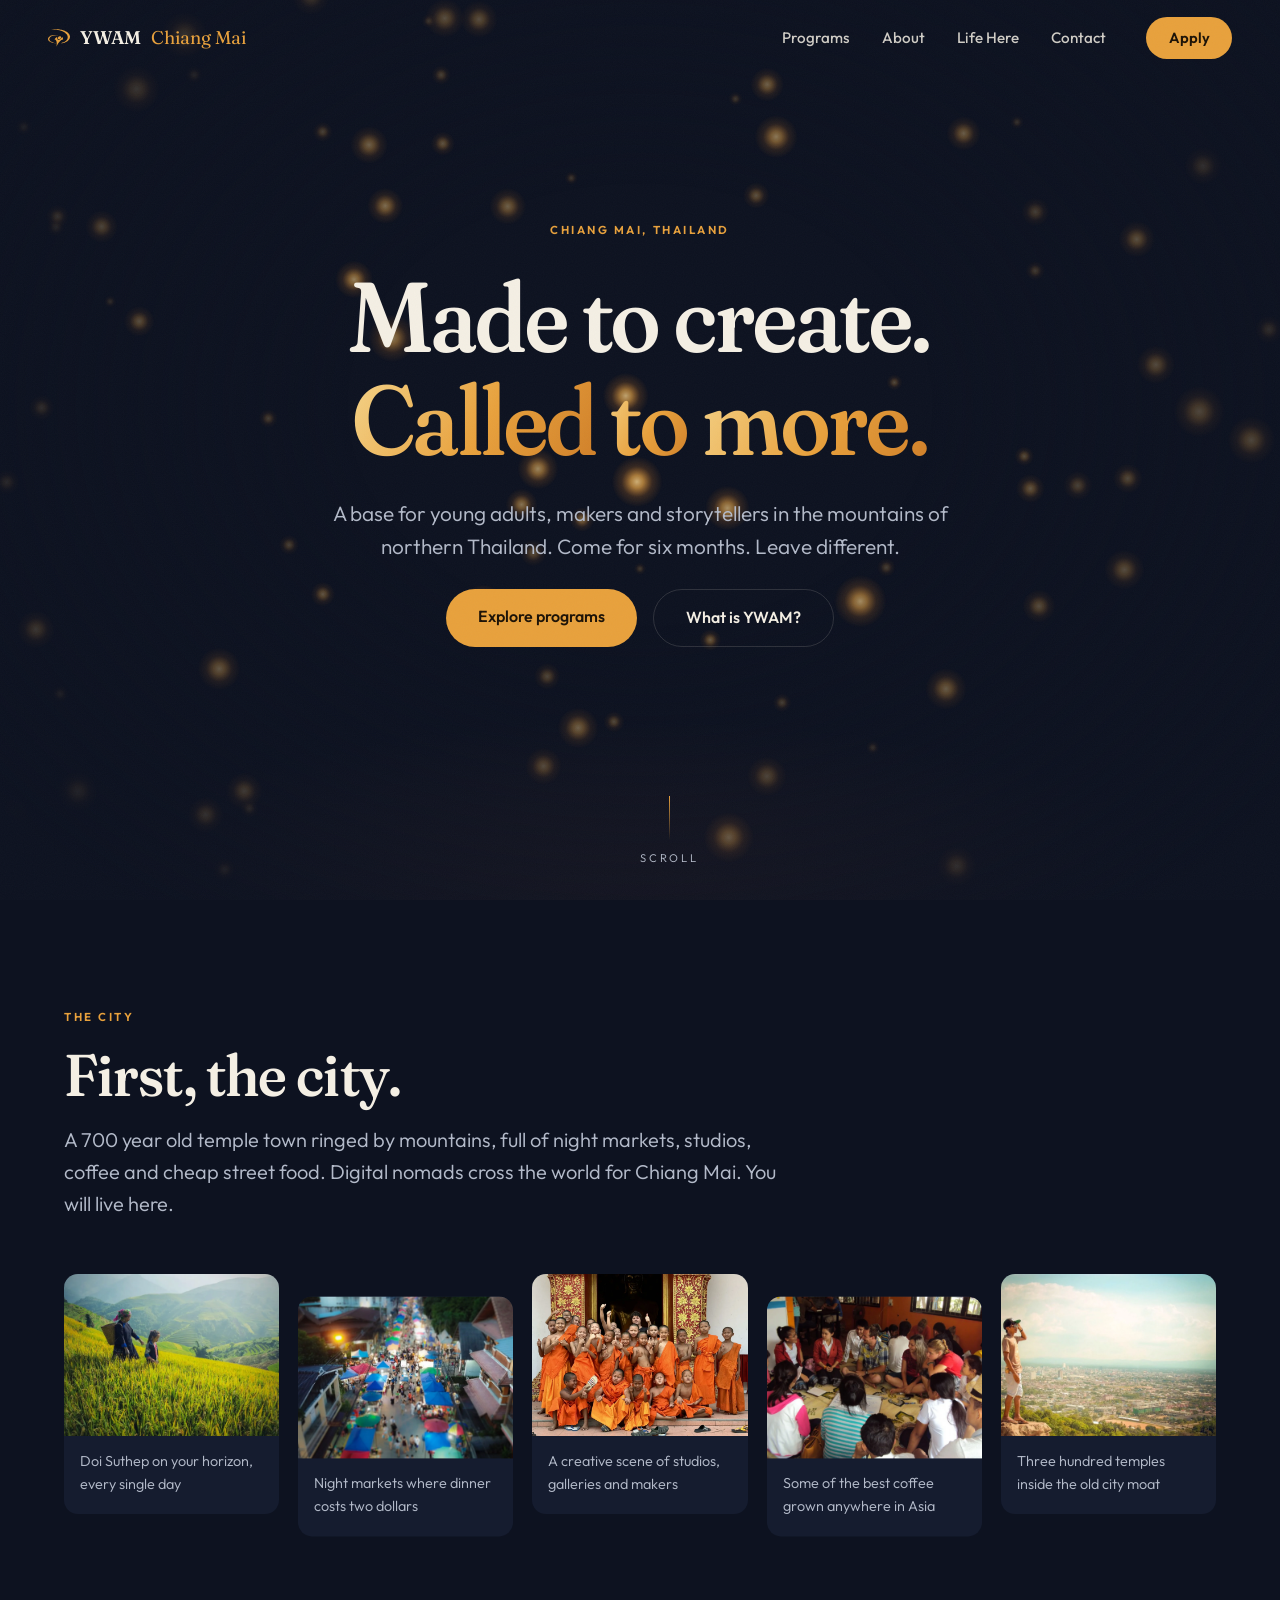
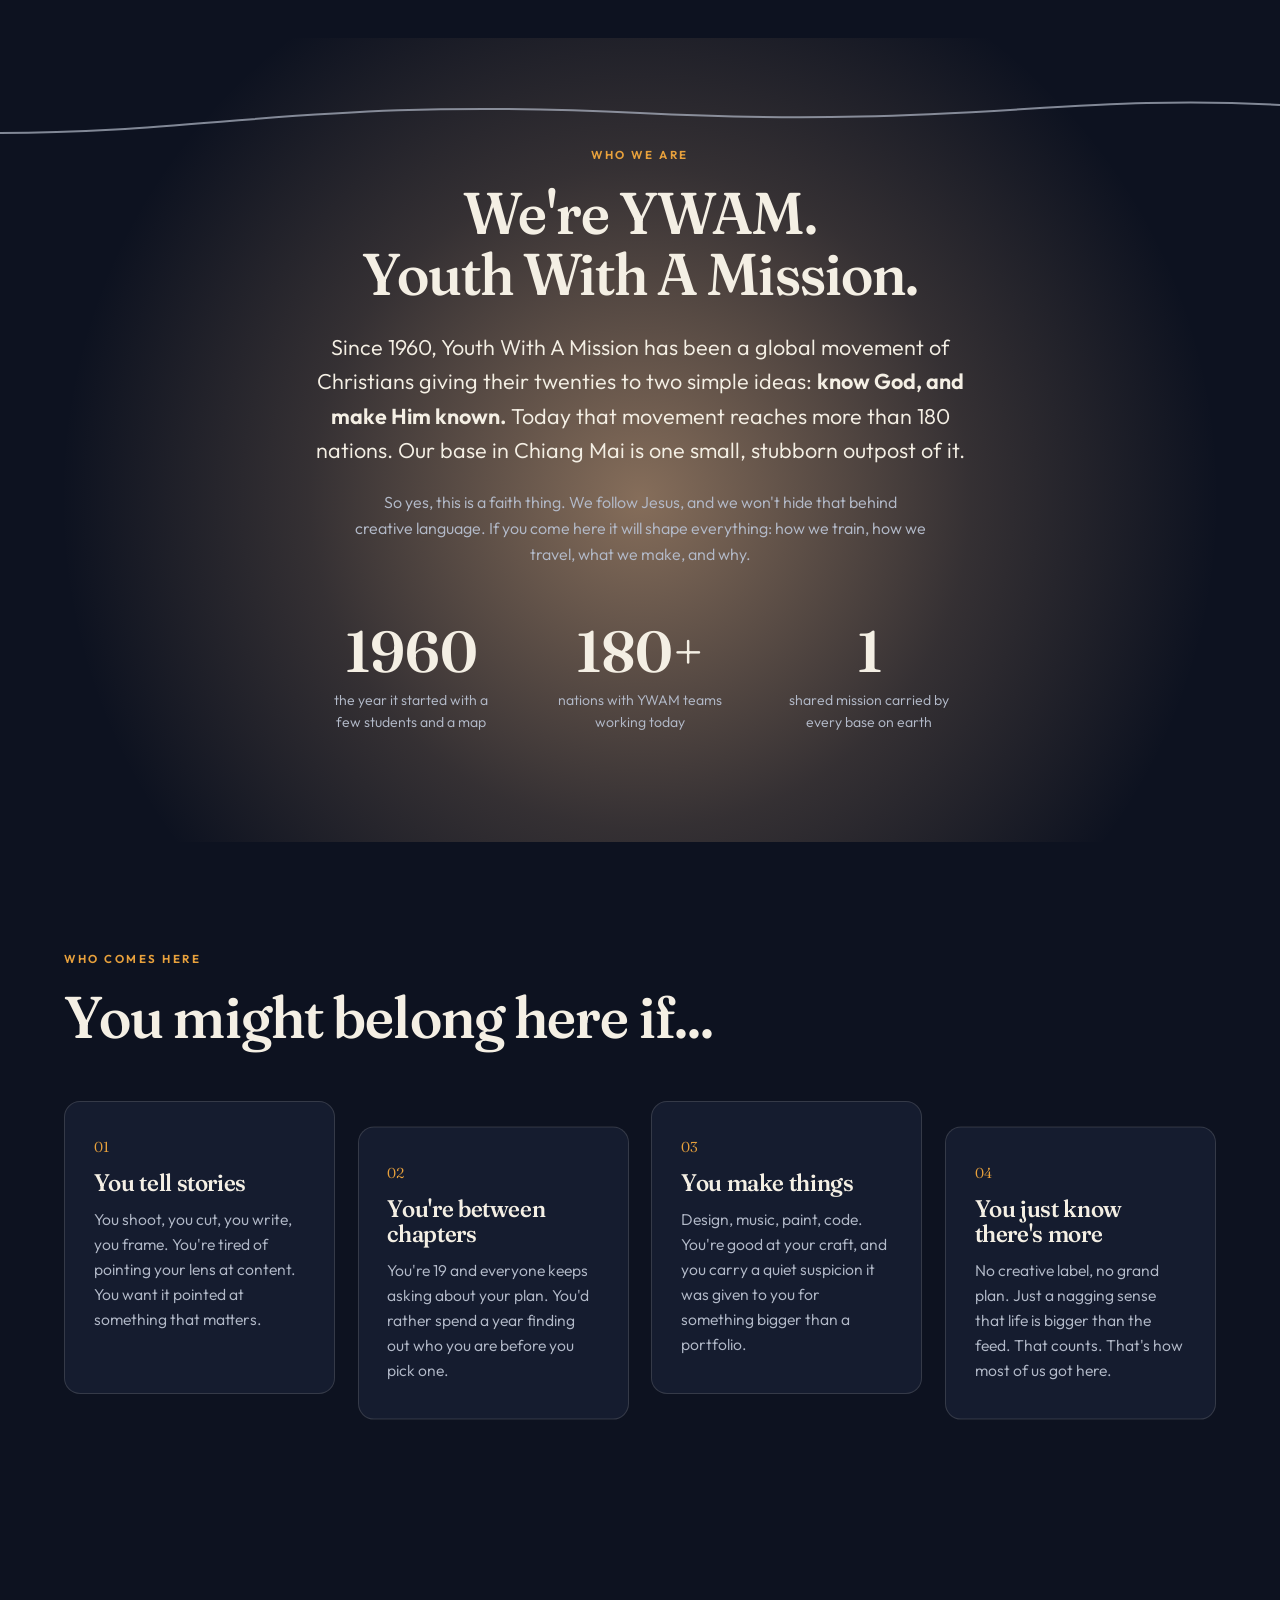
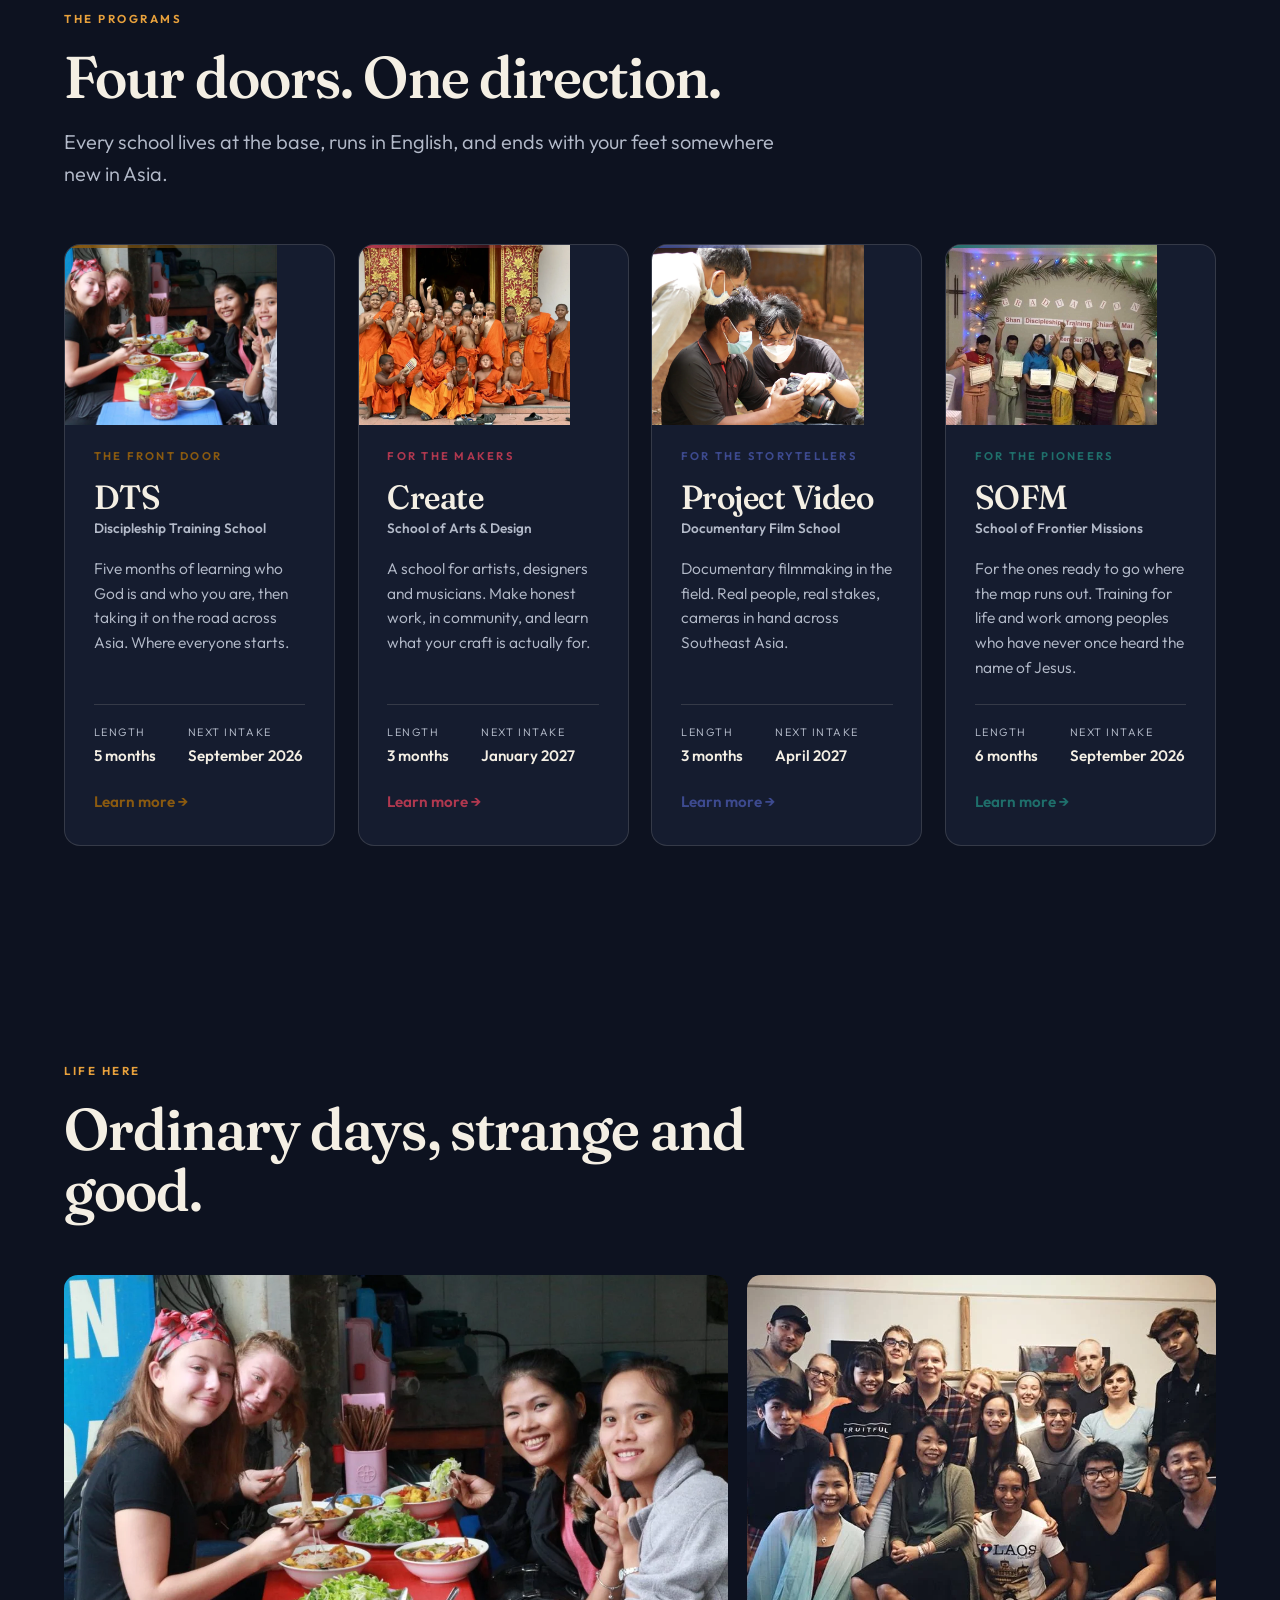
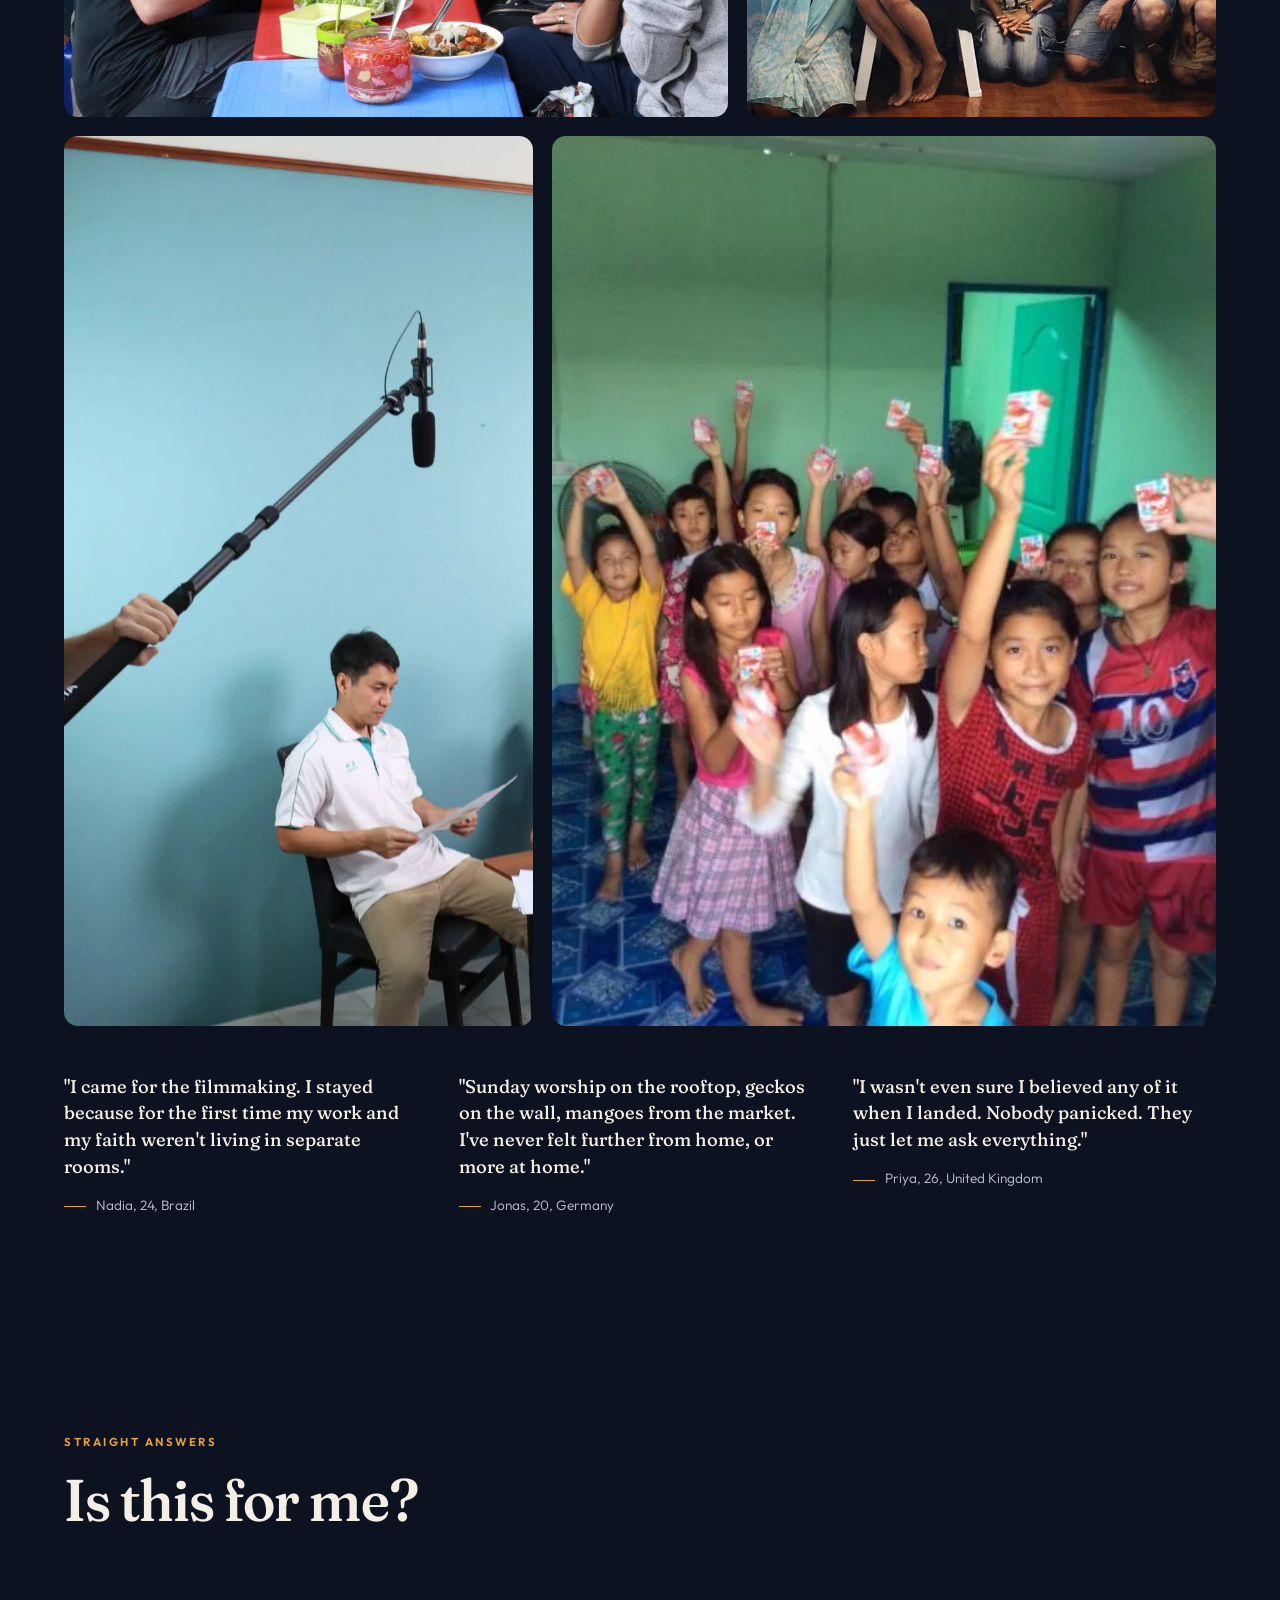
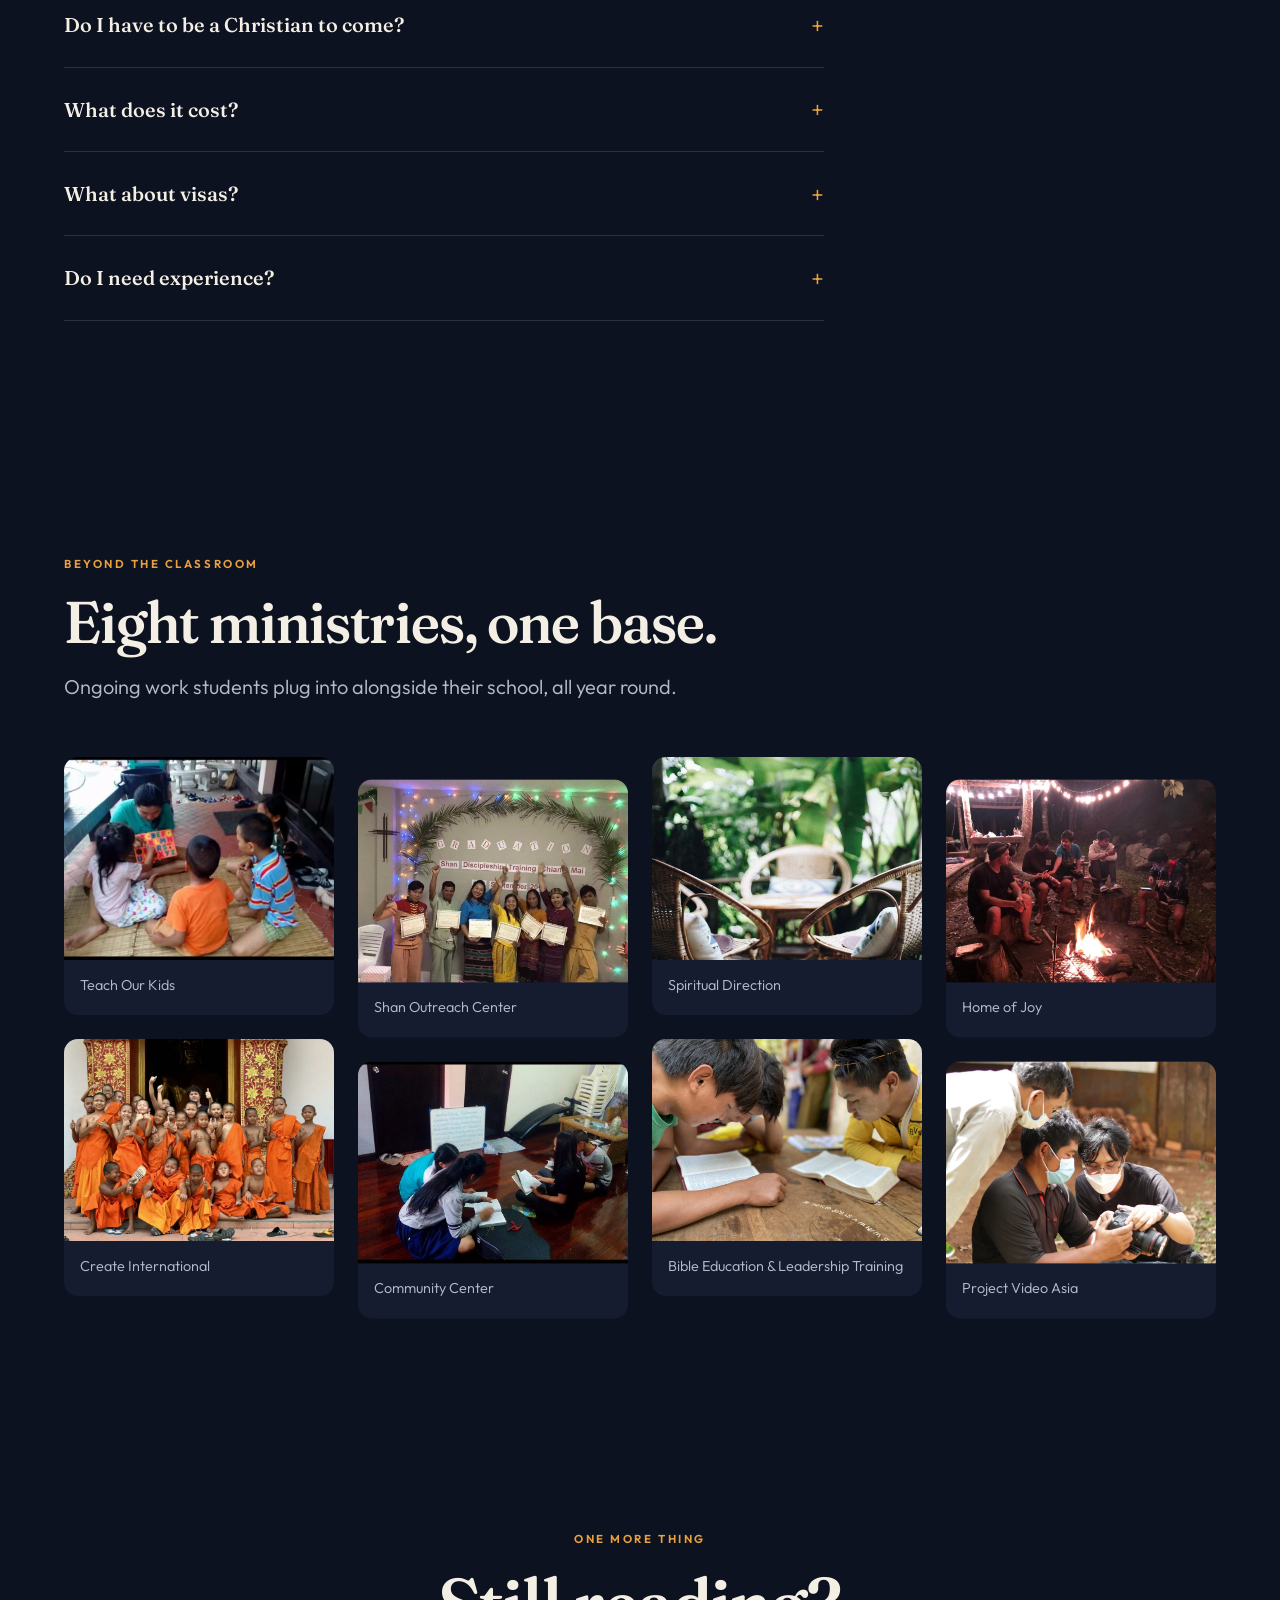
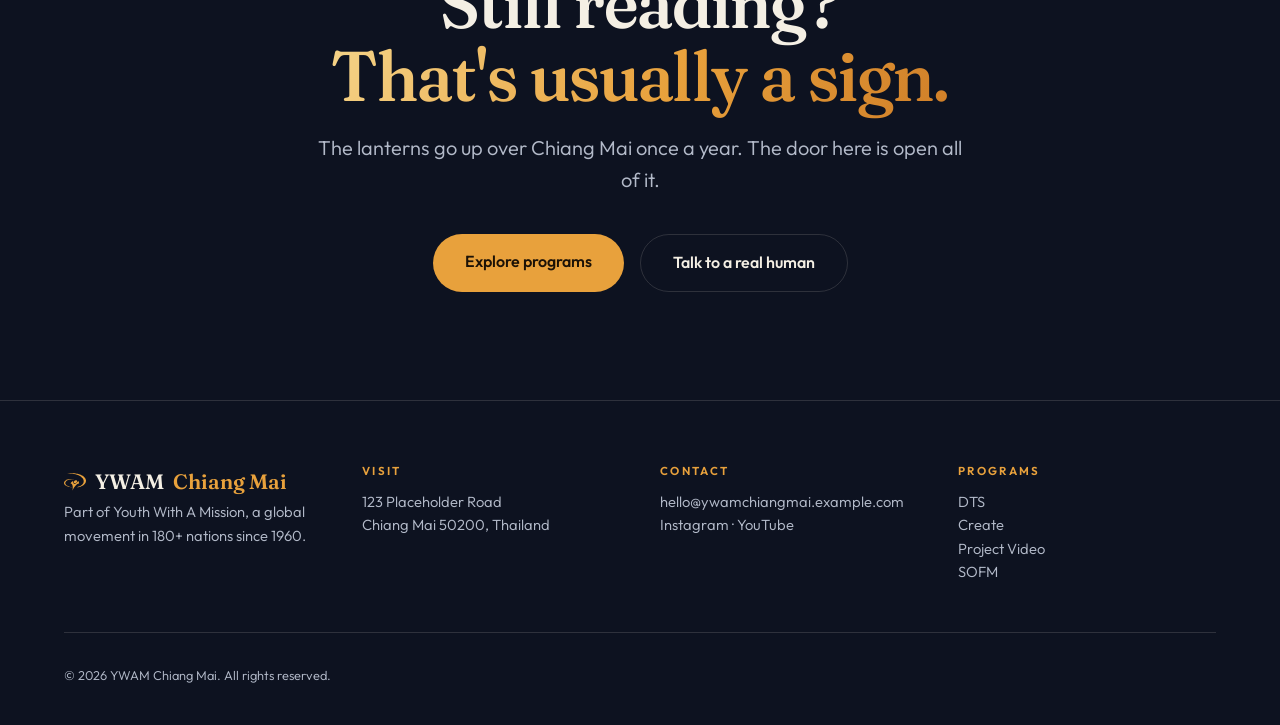
<file: index.html>
<!DOCTYPE html>
<html lang="en">
<head>
<meta charset="UTF-8">
<meta name="viewport" content="width=device-width, initial-scale=1.0">
<title>YWAM Chiang Mai. A base for young adults and creatives in northern Thailand</title>
<meta name="description" content="Discipleship, missions and creative training schools in Chiang Mai, Thailand. DTS, School of Frontier Missions, Create and Project Video. For young adults and makers from every nation.">
<link rel="canonical" href="https://ywamchiangmai.example.com/">

<!-- Open Graph -->
<meta property="og:type" content="website">
<meta property="og:title" content="YWAM Chiang Mai. Made to create. Called to more.">
<meta property="og:description" content="Discipleship and creative missions training in Chiang Mai, Thailand. For young adults, makers and storytellers from every nation.">
<meta property="og:url" content="https://ywamchiangmai.example.com/">
<meta property="og:image" content="https://ywamchiangmai.example.com/images/og-ywam-chiangmai.webp">
<meta property="og:site_name" content="YWAM Chiang Mai">

<!-- Twitter -->
<meta name="twitter:card" content="summary_large_image">
<meta name="twitter:title" content="YWAM Chiang Mai. Made to create. Called to more.">
<meta name="twitter:description" content="Discipleship and creative missions training in Chiang Mai, Thailand.">
<meta name="twitter:image" content="https://ywamchiangmai.example.com/images/og-ywam-chiangmai.webp">

<!-- Fonts: local WOFF2 only -->
<link rel="preload" href="fonts/Fraunces-Variable.woff2" as="font" type="font/woff2" crossorigin>
<link rel="preload" href="fonts/Outfit-Variable.woff2" as="font" type="font/woff2" crossorigin>

<link rel="stylesheet" href="styles/main.css">

<!-- JSON-LD: Organization + FAQPage -->
<script type="application/ld+json">
{
  "@context": "https://schema.org",
  "@graph": [
    {
      "@type": "Organization",
      "@id": "https://ywamchiangmai.example.com/#org",
      "name": "YWAM Chiang Mai",
      "url": "https://ywamchiangmai.example.com/",
      "description": "A Youth With A Mission base in Chiang Mai, Thailand offering discipleship and creative missions training schools for young adults.",
      "parentOrganization": {
        "@type": "Organization",
        "name": "Youth With A Mission",
        "url": "https://ywam.org/"
      },
      "address": {
        "@type": "PostalAddress",
        "addressLocality": "Chiang Mai",
        "addressCountry": "TH"
      }
    },
    {
      "@type": "FAQPage",
      "@id": "https://ywamchiangmai.example.com/#faq",
      "mainEntity": [
        {
          "@type": "Question",
          "name": "Do I have to be a Christian to come?",
          "acceptedAnswer": {
            "@type": "Answer",
            "text": "Our schools are built on following Jesus and everything here runs on that. You do not need to have it all figured out, and honest doubt is welcome. But you should want to explore faith seriously, because you will be swimming in it."
          }
        },
        {
          "@type": "Question",
          "name": "What does it cost?",
          "acceptedAnswer": {
            "@type": "Answer",
            "text": "Each program has a fee covering housing, meals and training, plus outreach travel costs. Most students fundraise part or all of it. Exact numbers live on each program page, so there are no surprises when you arrive."
          }
        },
        {
          "@type": "Question",
          "name": "What about visas?",
          "acceptedAnswer": {
            "@type": "Answer",
            "text": "You enter Thailand on an education visa arranged with our team before you fly. We walk every student through the process step by step. It is more paperwork than drama."
          }
        },
        {
          "@type": "Question",
          "name": "Do I need experience?",
          "acceptedAnswer": {
            "@type": "Answer",
            "text": "For DTS, none at all. For Create and Project Video, bring a working knowledge of your craft and a willingness to be stretched. The School of Frontier Missions asks for a completed DTS first."
          }
        }
      ]
    }
  ]
}
</script>

<!-- Cloudflare Web Analytics: paste token before launch -->
<!-- <script defer src="https://static.cloudflareinsights.com/beacon.min.js" data-cf-beacon='{"token": "PASTE_TOKEN_HERE"}'></script> -->
</head>

<body data-phase="night">

<a class="skip-link" href="#main">Skip to content</a>

<!-- ===================== NAV ===================== -->
<header class="nav" id="nav">
  <a class="nav-logo" href="./">
    <span class="nav-logo-mark" aria-hidden="true"></span>
    YWAM <em>Chiang Mai</em>
  </a>
  <nav class="nav-links" aria-label="Primary">
    <a href="#programs">Programs</a>
    <a href="#mission">About</a>
    <a href="#life">Life Here</a>
    <a href="#contact">Contact</a>
  </nav>
  <a class="nav-apply" href="#programs">Apply</a>
  <button class="nav-burger" id="navBurger" aria-label="Open menu" aria-expanded="false" aria-controls="mobileMenu">
    <span></span><span></span>
  </button>
</header>

<div class="mobile-menu" id="mobileMenu" hidden>
  <a href="#programs">Programs</a>
  <a href="#mission">About</a>
  <a href="#life">Life Here</a>
  <a href="#contact">Contact</a>
  <a class="nav-apply" href="#programs">Apply</a>
</div>

<main id="main">

<!-- ===================== 1. HERO (night) ===================== -->
<section class="hero" data-phase="night" id="top">
  <canvas id="lanterns" aria-hidden="true"></canvas>
  <div class="hero-vignette" aria-hidden="true"></div>

  <div class="hero-inner">
    <p class="eyebrow hero-eyebrow">Chiang Mai, Thailand</p>
    <h1 class="hero-heading" id="heroHeading">
      <span class="w" style="--w:0">Made</span>
      <span class="w" style="--w:1">to</span>
      <span class="w" style="--w:2">create.</span>
      <br>
      <span class="w gold" style="--w:3">Called</span>
      <span class="w gold" style="--w:4">to</span>
      <span class="w gold" style="--w:5">more.</span>
    </h1>
    <p class="hero-sub">A base for young adults, makers and storytellers in the mountains of northern Thailand. Come for six months. Leave different.</p>
    <div class="hero-ctas">
      <a class="btn btn-solid" href="#programs">Explore programs</a>
      <a class="btn btn-ghost" href="#mission">What is YWAM?</a>
    </div>
  </div>

  <a class="scroll-cue" href="#city" aria-label="Scroll to next section">
    <span class="scroll-cue-line" aria-hidden="true"></span>
    scroll
  </a>
</section>

<!-- ===================== 2. THIS IS CHIANG MAI (dusk) ===================== -->
<!-- EDIT HERE: city strip captions and photos -->
<section class="city" data-phase="dusk" id="city">
  <div class="section-head reveal">
    <p class="eyebrow">The city</p>
    <h2>First, the city.</h2>
    <p class="lede">A 700 year old temple town ringed by mountains, full of night markets, studios, coffee and cheap street food. Digital nomads cross the world for Chiang Mai. You will live here.</p>
  </div>

  <div class="city-strip reveal" role="list">
    <figure class="city-card" role="listitem" style="--i:0">
      <img src="images/ywamchiangmai-ywam-chiangmai-training-mountain-banner.webp" alt="Doi Suthep mountain rising above Chiang Mai at dusk" width="1200" height="900" loading="lazy">
      <figcaption>Doi Suthep on your horizon, every single day</figcaption>
    </figure>
    <figure class="city-card" role="listitem" style="--i:1">
      <img src="images/ywamchiangmai-ywam-chiangmai-ywam-hub-market-view-2018.webp" alt="Lantern lit night market street in Chiang Mai" width="1200" height="900" loading="lazy">
      <figcaption>Night markets where dinner costs two dollars</figcaption>
    </figure>
    <figure class="city-card" role="listitem" style="--i:2">
      <img src="images/ywamchiangmai-ywam-chiangmai-create-international-workshop.webp" alt="Shared creative studio space with desks and camera gear" width="1200" height="900" loading="lazy">
      <figcaption>A creative scene of studios, galleries and makers</figcaption>
    </figure>
    <figure class="city-card" role="listitem" style="--i:3">
      <img src="images/ywamchiangmai-ywam-chiangmai-campus-photo.webp" alt="Barista pouring coffee in a Chiang Mai cafe" width="1200" height="900" loading="lazy">
      <figcaption>Some of the best coffee grown anywhere in Asia</figcaption>
    </figure>
    <figure class="city-card" role="listitem" style="--i:4">
      <img src="images/ywamchiangmai-ywam-chiangmai-thai-guy-viewpoint-ywam-cm-2018.webp" alt="Golden temple in the old city of Chiang Mai" width="1200" height="900" loading="lazy">
      <figcaption>Three hundred temples inside the old city moat</figcaption>
    </figure>
  </div>
</section>

<!-- ===================== 3. MISSION REVEAL (dawn) ===================== -->
<!-- EDIT HERE: mission copy and stats -->
<section class="mission" data-phase="dawn" id="mission">
  <svg class="horizon" viewBox="0 0 1200 60" preserveAspectRatio="none" aria-hidden="true">
    <path id="horizonPath" d="M0,50 C200,50 300,14 600,30 C900,46 1000,10 1200,22" fill="none" stroke="currentColor" stroke-width="2"/>
  </svg>

  <div class="mission-inner reveal">
    <p class="eyebrow">Who we are</p>
    <h2>We're YWAM.<br>Youth With A Mission.</h2>
    <p class="mission-lede">Since 1960, Youth With A Mission has been a global movement of Christians giving their twenties to two simple ideas: <strong>know God, and make Him known.</strong> Today that movement reaches more than 180 nations. Our base in Chiang Mai is one small, stubborn outpost of it.</p>
    <p class="mission-honest">So yes, this is a faith thing. We follow Jesus, and we won't hide that behind creative language. If you come here it will shape everything: how we train, how we travel, what we make, and why.</p>

    <dl class="mission-stats" role="list">
      <div role="listitem"><dt>1960</dt><dd>the year it started with a few students and a map</dd></div>
      <div role="listitem"><dt>180+</dt><dd>nations with YWAM teams working today</dd></div>
      <div role="listitem"><dt>1</dt><dd>shared mission carried by every base on earth</dd></div>
    </dl>
  </div>
</section>

<!-- ===================== 4. WHO COMES HERE (day) ===================== -->
<!-- EDIT HERE: identity mirror cards -->
<section class="mirrors" data-phase="day" id="who">
  <div class="section-head reveal">
    <p class="eyebrow">Who comes here</p>
    <h2>You might belong here if...</h2>
  </div>

  <div class="mirror-grid reveal">
    <article class="mirror-card" style="--i:0">
      <span class="mirror-num" aria-hidden="true">01</span>
      <h3>You tell stories</h3>
      <p>You shoot, you cut, you write, you frame. You're tired of pointing your lens at content. You want it pointed at something that matters.</p>
    </article>
    <article class="mirror-card" style="--i:1">
      <span class="mirror-num" aria-hidden="true">02</span>
      <h3>You're between chapters</h3>
      <p>You're 19 and everyone keeps asking about your plan. You'd rather spend a year finding out who you are before you pick one.</p>
    </article>
    <article class="mirror-card" style="--i:2">
      <span class="mirror-num" aria-hidden="true">03</span>
      <h3>You make things</h3>
      <p>Design, music, paint, code. You're good at your craft, and you carry a quiet suspicion it was given to you for something bigger than a portfolio.</p>
    </article>
    <article class="mirror-card" style="--i:3">
      <span class="mirror-num" aria-hidden="true">04</span>
      <h3>You just know there's more</h3>
      <p>No creative label, no grand plan. Just a nagging sense that life is bigger than the feed. That counts. That's how most of us got here.</p>
    </article>
  </div>
</section>

<!-- ===================== 5. PROGRAMS (day) ===================== -->
<!--
  EDIT HERE: program cards.
  To add a program: copy one <article class="program-card"> block,
  change data-accent to gold | teal | rose | indigo, edit the text. Done.
-->
<section class="programs" data-phase="day" id="programs">
  <div class="section-head reveal">
    <p class="eyebrow">The programs</p>
    <h2>Four doors. One direction.</h2>
    <p class="lede">Every school lives at the base, runs in English, and ends with your feet somewhere new in Asia.</p>
  </div>

  <div class="program-grid reveal">

    <article class="program-card" data-accent="gold" style="--i:0">
      <img class="program-card__image" src="images/ywamchiangmai-ywam-chiangmai-dts-students-sharing-a-meal.webp" alt="DTS students sharing a meal together" width="600" height="400" loading="lazy">
      <p class="program-label">The front door</p>
      <h3>DTS</h3>
      <p class="program-tag">Discipleship Training School</p>
      <p class="program-copy">Five months of learning who God is and who you are, then taking it on the road across Asia. Where everyone starts.</p>
      <dl class="program-meta">
        <div><dt>Length</dt><dd>5 months</dd></div>
        <div><dt>Next intake</dt><dd>September 2026</dd></div>
      </dl>
      <a class="program-link" href="#" aria-label="Learn more about DTS">Learn more <span aria-hidden="true">&rarr;</span></a>
    </article>

    <article class="program-card" data-accent="rose" style="--i:1">
      <img class="program-card__image" src="images/ywamchiangmai-ywam-chiangmai-create-international-workshop.webp" alt="Create school workshop with artists and creatives" width="600" height="400" loading="lazy">
      <p class="program-label">For the makers</p>
      <h3>Create</h3>
      <p class="program-tag">School of Arts &amp; Design</p>
      <p class="program-copy">A school for artists, designers and musicians. Make honest work, in community, and learn what your craft is actually for.</p>
      <dl class="program-meta">
        <div><dt>Length</dt><dd>3 months</dd></div>
        <div><dt>Next intake</dt><dd>January 2027</dd></div>
      </dl>
      <a class="program-link" href="#" aria-label="Learn more about Create">Learn more <span aria-hidden="true">&rarr;</span></a>
    </article>

    <article class="program-card" data-accent="indigo" style="--i:2">
      <img class="program-card__image" src="images/ywamchiangmai-ywam-chiangmai-project-video-asia-production-photo-1.webp" alt="Project Video documentary film shoot on location" width="600" height="400" loading="lazy">
      <p class="program-label">For the storytellers</p>
      <h3>Project Video</h3>
      <p class="program-tag">Documentary Film School</p>
      <p class="program-copy">Documentary filmmaking in the field. Real people, real stakes, cameras in hand across Southeast Asia.</p>
      <dl class="program-meta">
        <div><dt>Length</dt><dd>3 months</dd></div>
        <div><dt>Next intake</dt><dd>April 2027</dd></div>
      </dl>
      <a class="program-link" href="#" aria-label="Learn more about Project Video">Learn more <span aria-hidden="true">&rarr;</span></a>
    </article>

    <article class="program-card" data-accent="teal" style="--i:3">
      <img class="program-card__image" src="images/ywamchiangmai-ywam-chiangmai-shan-outreach-center-photo-1.webp" alt="Frontier missions outreach at Shan Outreach Center" width="600" height="400" loading="lazy">
      <p class="program-label">For the pioneers</p>
      <h3>SOFM</h3>
      <p class="program-tag">School of Frontier Missions</p>
      <p class="program-copy">For the ones ready to go where the map runs out. Training for life and work among peoples who have never once heard the name of Jesus.</p>
      <dl class="program-meta">
        <div><dt>Length</dt><dd>6 months</dd></div>
        <div><dt>Next intake</dt><dd>September 2026</dd></div>
      </dl>
      <a class="program-link" href="#" aria-label="Learn more about the School of Frontier Missions">Learn more <span aria-hidden="true">&rarr;</span></a>
    </article>

  </div>
</section>

<!-- ===================== 6. LIFE AT THE BASE (day) ===================== -->
<!-- EDIT HERE: photos and quotes -->
<section class="life" data-phase="day" id="life">
  <div class="section-head reveal">
    <p class="eyebrow">Life here</p>
    <h2>Ordinary days, strange and good.</h2>
  </div>

  <div class="life-grid reveal">
    <figure class="life-photo" style="--i:0">
      <img src="images/ywamchiangmai-ywam-chiangmai-dts-students-sharing-a-meal.webp" alt="Students sharing dinner around a long table at the base" width="1200" height="900" loading="lazy">
    </figure>
    <figure class="life-photo" style="--i:1">
      <img src="images/ywamchiangmai-ywam-chiangmai-about-ywam-chiangmai-group-photo.webp" alt="Rooftop worship night with string lights" width="1200" height="900" loading="lazy">
    </figure>
    <figure class="life-photo" style="--i:2">
      <img src="images/ywamchiangmai-ywam-chiangmai-project-video-asia-production-photo-2.webp" alt="Students filming a documentary interview" width="1200" height="900" loading="lazy">
    </figure>
    <figure class="life-photo" style="--i:3">
      <img src="images/ywamchiangmai-ywam-chiangmai-shan-outreach-center-photo-2.webp" alt="Outreach team walking into a hill village" width="1200" height="900" loading="lazy">
    </figure>
  </div>

  <div class="quotes reveal">
    <blockquote class="quote" style="--i:0">
      <p>"I came for the filmmaking. I stayed because for the first time my work and my faith weren't living in separate rooms."</p>
      <cite>Nadia, 24, Brazil</cite>
    </blockquote>
    <blockquote class="quote" style="--i:1">
      <p>"Sunday worship on the rooftop, geckos on the wall, mangoes from the market. I've never felt further from home, or more at home."</p>
      <cite>Jonas, 20, Germany</cite>
    </blockquote>
    <blockquote class="quote" style="--i:2">
      <p>"I wasn't even sure I believed any of it when I landed. Nobody panicked. They just let me ask everything."</p>
      <cite>Priya, 26, United Kingdom</cite>
    </blockquote>
  </div>
</section>

<!-- ===================== 7. IS THIS FOR ME (day) ===================== -->
<!-- EDIT HERE: FAQ answers. Keep in sync with FAQPage JSON-LD above. -->
<section class="faq" data-phase="day" id="faq">
  <div class="section-head reveal">
    <p class="eyebrow">Straight answers</p>
    <h2>Is this for me?</h2>
  </div>

  <div class="faq-list reveal">
    <details class="faq-item" style="--i:0">
      <summary>Do I have to be a Christian to come?</summary>
      <p>Our schools are built on following Jesus and everything here runs on that. You don't need to have it all figured out, and honest doubt is welcome. But you should want to explore faith seriously, because you'll be swimming in it.</p>
    </details>
    <details class="faq-item" style="--i:1">
      <summary>What does it cost?</summary>
      <p>Each program has a fee covering housing, meals and training, plus outreach travel costs. Most students fundraise part or all of it. Exact numbers live on each program page, so there are no surprises when you arrive.</p>
    </details>
    <details class="faq-item" style="--i:2">
      <summary>What about visas?</summary>
      <p>You enter Thailand on an education visa arranged with our team before you fly. We walk every student through the process step by step. It's more paperwork than drama.</p>
    </details>
    <details class="faq-item" style="--i:3">
      <summary>Do I need experience?</summary>
      <p>For DTS, none at all. For Create and Project Video, bring a working knowledge of your craft and a willingness to be stretched. The School of Frontier Missions asks for a completed DTS first.</p>
    </details>
  </div>
</section>

<!-- ===================== 7b. MINISTRIES (day) ===================== -->
<section class="city" data-phase="day" id="ministries">
  <div class="section-head reveal">
    <p class="eyebrow">Beyond the classroom</p>
    <h2>Eight ministries, one base.</h2>
    <p class="lede">Ongoing work students plug into alongside their school, all year round.</p>
  </div>

  <div class="ministries-grid reveal" role="list">
    <figure class="city-card" role="listitem" style="--i:0">
      <img src="images/ywamchiangmai-ywam-chiangmai-community-center-pim-teaching-kids.webp" alt="Teach Our Kids: staff teaching children" width="1200" height="900" loading="lazy">
      <figcaption>Teach Our Kids</figcaption>
    </figure>
    <figure class="city-card" role="listitem" style="--i:1">
      <img src="images/ywamchiangmai-ywam-chiangmai-shan-outreach-center-photo-1.webp" alt="Shan Outreach Center" width="1200" height="900" loading="lazy">
      <figcaption>Shan Outreach Center</figcaption>
    </figure>
    <figure class="city-card" role="listitem" style="--i:2">
      <img src="images/ywamchiangmai-ywam-chiangmai-spiritual-direction-cover-image.webp" alt="Spiritual Direction ministry" width="1200" height="900" loading="lazy">
      <figcaption>Spiritual Direction</figcaption>
    </figure>
    <figure class="city-card" role="listitem" style="--i:3">
      <img src="images/ywamchiangmai-ywam-chiangmai-home-of-joy-photo-1.webp" alt="Home of Joy" width="1200" height="900" loading="lazy">
      <figcaption>Home of Joy</figcaption>
    </figure>
    <figure class="city-card" role="listitem" style="--i:4">
      <img src="images/ywamchiangmai-ywam-chiangmai-create-international-workshop.webp" alt="Create International ministry" width="1200" height="900" loading="lazy">
      <figcaption>Create International</figcaption>
    </figure>
    <figure class="city-card" role="listitem" style="--i:5">
      <img src="images/ywamchiangmai-ywam-chiangmai-community-center-kids-studying-bible.webp" alt="Community Center" width="1200" height="900" loading="lazy">
      <figcaption>Community Center</figcaption>
    </figure>
    <figure class="city-card" role="listitem" style="--i:6">
      <img src="images/ywamchiangmai-ywam-chiangmai-belt-bible-education-leadership-training.webp" alt="Bible Education Leadership Training" width="1200" height="900" loading="lazy">
      <figcaption>Bible Education &amp; Leadership Training</figcaption>
    </figure>
    <figure class="city-card" role="listitem" style="--i:7">
      <img src="images/ywamchiangmai-ywam-chiangmai-project-video-asia-production-photo-1.webp" alt="Project Video Asia" width="1200" height="900" loading="lazy">
      <figcaption>Project Video Asia</figcaption>
    </figure>
  </div>
</section>

<!-- ===================== 8. FINAL CTA (dusk) ===================== -->
<section class="cta" data-phase="dusk" id="contact">
  <div class="cta-inner reveal">
    <p class="eyebrow">One more thing</p>
    <h2>Still reading?<br><span class="gold">That's usually a sign.</span></h2>
    <p class="lede">The lanterns go up over Chiang Mai once a year. The door here is open all of it.</p>
    <div class="hero-ctas">
      <a class="btn btn-solid" href="#programs">Explore programs</a>
      <a class="btn btn-ghost" href="mailto:hello@ywamchiangmai.example.com">Talk to a real human</a>
    </div>
  </div>
</section>

</main>

<!-- ===================== FOOTER ===================== -->
<footer class="footer" data-phase="dusk">
  <div class="footer-grid">
    <div>
      <p class="footer-logo"><span class="nav-logo-mark" aria-hidden="true"></span>YWAM <em>Chiang Mai</em></p>
      <p class="footer-line">Part of Youth With A Mission, a global movement in 180+ nations since 1960.</p>
    </div>
    <div>
      <h3>Visit</h3>
      <p class="footer-line">123 Placeholder Road<br>Chiang Mai 50200, Thailand</p>
    </div>
    <div>
      <h3>Contact</h3>
      <p class="footer-line">
        <a href="mailto:hello@ywamchiangmai.example.com">hello@ywamchiangmai.example.com</a><br>
        <a href="#">Instagram</a> &middot; <a href="#">YouTube</a>
      </p>
    </div>
    <div>
      <h3>Programs</h3>
      <p class="footer-line">
        <a href="#programs">DTS</a><br>
        <a href="#programs">Create</a><br>
        <a href="#programs">Project Video</a><br>
        <a href="#programs">SOFM</a>
      </p>
    </div>
  </div>
  <p class="footer-legal">&copy; 2026 YWAM Chiang Mai. All rights reserved.</p>
</footer>

<script src="scripts/main.js" defer></script>
</body>
</html>
</file>
<file: styles/main.css>
/* ============================================================
   YWAM Chiang Mai. Night into Day.
   Vanilla CSS. No frameworks. No CDN.
   Palette phases: night > dusk > dawn > day, driven by
   body[data-phase] which scripts/main.js flips per section.
   ============================================================ */

/* ---------- Fonts (local WOFF2 only) ---------- */
@font-face {
  font-family: "Fraunces";
  src: url("../fonts/Fraunces-Variable.woff2") format("woff2");
  font-weight: 100 900;
  font-display: swap;
}
@font-face {
  font-family: "Outfit";
  src: url("../fonts/Outfit-Variable.woff2") format("woff2");
  font-weight: 100 900;
  font-display: swap;
}

/* ---------- Reset ---------- */
*, *::before, *::after { margin: 0; padding: 0; box-sizing: border-box; }
img { display: block; max-width: 100%; height: auto; }
a { color: inherit; }
button { font: inherit; background: none; border: none; cursor: pointer; }

/* ---------- Phase palettes ----------
   Every colour on the page derives from these tokens.
   AA contrast verified per phase:
   night/dusk: ink #f4efe4 on bg, soft #b3bac9
   dawn:       ink #2b1410 on #c96f4a
   day:        ink #241f16 on #faf5ec, soft #5b5344
------------------------------------------------ */
:root {
  --gold:        #e8a13c;
  --gold-deep:   #8a5a10;
  --teal:        #1f6f6b;
  --rose:        #b0384f;
  --indigo:      #3d4a8f;
  --font-display: "Fraunces", Georgia, serif;
  --font-body:    "Outfit", system-ui, sans-serif;
  --nav-h: 76px;
  --ease-out: cubic-bezier(0.22, 1, 0.36, 1);
}

body[data-phase="night"] {
  --bg:        #0d1220;
  --bg-raise:  #151c2f;
  --ink:       #f4efe4;
  --ink-soft:  #b3bac9;
  --accent:    var(--gold);
  --accent-ink: var(--gold);
  --line:      rgba(244, 239, 228, 0.14);
  cursor: url("../images/ywamchiangmai-ywam-chiangmai-cursor-white.svg") 4 4, auto;
}
body[data-phase="dusk"] {
  --bg:        #1c1526;
  --bg-raise:  #261d33;
  --ink:       #f4efe4;
  --ink-soft:  #beb3c9;
  --accent:    var(--gold);
  --accent-ink: var(--gold);
  --line:      rgba(244, 239, 228, 0.14);
  cursor: url("../images/ywamchiangmai-ywam-chiangmai-cursor-white.svg") 4 4, auto;
}
body[data-phase="dawn"] {
  --bg:        #c96f4a;
  --bg-raise:  #d47f58;
  --ink:       #2b1410;
  --ink-soft:  #3f1206;
  --accent:    #fff3e4;
  --accent-ink: #3f1206;
  --line:      rgba(43, 20, 16, 0.22);
  cursor: url("../images/ywamchiangmai-ywam-chiangmai-cursor-dark.svg") 4 4, auto;
}
body[data-phase="day"] {
  --bg:        #faf5ec;
  --bg-raise:  #fffdf8;
  --ink:       #241f16;
  --ink-soft:  #5b5344;
  --accent:    var(--gold);
  --accent-ink: var(--gold-deep);
  --line:      rgba(36, 31, 22, 0.14);
  cursor: url("../images/ywamchiangmai-ywam-chiangmai-cursor-dark.svg") 4 4, auto;
}

/* ---------- Base ---------- */
html { scroll-behavior: smooth; }

body {
  background-color: var(--bg);
  color: var(--ink);
  font-family: var(--font-body);
  font-weight: 340;
  line-height: 1.6;
  -webkit-font-smoothing: antialiased;
  transition: background-color 1.2s ease, color 1.2s ease;
  overflow-x: hidden;
}

/* Film grain over everything, very faint */
body::after {
  content: "";
  position: fixed;
  inset: 0;
  z-index: 9999;
  pointer-events: none;
  opacity: 0.05;
  background-image: url("data:image/svg+xml,%3Csvg xmlns='http://www.w3.org/2000/svg' width='140' height='140'%3E%3Cfilter id='n'%3E%3CfeTurbulence type='fractalNoise' baseFrequency='0.9' numOctaves='2'/%3E%3C/filter%3E%3Crect width='140' height='140' filter='url(%23n)' opacity='0.6'/%3E%3C/svg%3E");
}

::selection { background: var(--gold); color: #1c1206; }

:focus-visible {
  outline: 2px solid var(--accent-ink);
  outline-offset: 3px;
  border-radius: 2px;
}

.skip-link {
  position: absolute;
  top: -48px;
  left: 16px;
  z-index: 200;
  background: var(--gold);
  color: #1c1206;
  padding: 10px 18px;
  border-radius: 0 0 8px 8px;
  text-decoration: none;
  font-weight: 600;
  transition: top 0.2s;
}
.skip-link:focus { top: 0; }

section { padding: clamp(5rem, 12vh, 9rem) clamp(1.25rem, 5vw, 4rem); }

/* ---------- Type ---------- */
h1, h2, h3 {
  font-family: var(--font-display);
  font-weight: 560;
  line-height: 1.04;
  letter-spacing: -0.015em;
  font-variation-settings: "SOFT" 40, "WONK" 0, "opsz" 72;
}

h2 { font-size: clamp(2.2rem, 4.6vw, 3.8rem); max-width: 18ch; }

.eyebrow {
  font-size: 0.72rem;
  font-weight: 640;
  letter-spacing: 0.22em;
  text-transform: uppercase;
  color: var(--accent-ink);
  margin-bottom: 1.1rem;
  transition: color 1.2s ease;
}

.lede {
  font-size: clamp(1.05rem, 1.6vw, 1.25rem);
  color: var(--ink-soft);
  max-width: 56ch;
  margin-top: 1.2rem;
  transition: color 1.2s ease;
}

.section-head { margin-bottom: clamp(2.5rem, 6vh, 4.5rem); }

.gold {
  background: linear-gradient(120deg, #f5d489 0%, var(--gold) 55%, #d07f28 100%);
  -webkit-background-clip: text;
  background-clip: text;
  -webkit-text-fill-color: transparent;
  color: transparent;
}

/* ---------- Buttons ---------- */
.btn {
  display: inline-block;
  padding: 0.95rem 2rem;
  border-radius: 999px;
  font-weight: 560;
  font-size: 1rem;
  text-decoration: none;
  transition: transform 0.3s var(--ease-out), box-shadow 0.3s var(--ease-out),
              background-color 0.3s, color 1.2s ease, border-color 1.2s ease;
}
.btn-solid {
  background: var(--gold);
  color: #1c1206;
  box-shadow: 0 0 0 0 rgba(232, 161, 60, 0);
}
.btn-solid:hover {
  transform: translateY(-3px);
  box-shadow: 0 12px 32px rgba(232, 161, 60, 0.35);
}
.btn-ghost {
  border: 1px solid var(--line);
  color: var(--ink);
}
.btn-ghost:hover { transform: translateY(-3px); border-color: var(--accent-ink); }

/* ---------- Nav ---------- */
.nav {
  position: fixed;
  top: 0; left: 0; right: 0;
  z-index: 100;
  height: var(--nav-h);
  display: flex;
  align-items: center;
  gap: 2.5rem;
  padding: 0 clamp(1.25rem, 4vw, 3rem);
  color: var(--ink);
  transition: background-color 0.45s ease, color 1.2s ease, box-shadow 0.45s ease, height 0.35s ease;
}
.nav.scrolled {
  height: calc(var(--nav-h) * 0.74);
  background: color-mix(in srgb, var(--bg) 82%, transparent);
  -webkit-backdrop-filter: blur(14px);
  backdrop-filter: blur(14px);
  box-shadow: 0 1px 0 var(--line);
}

.nav-logo {
  font-family: var(--font-display);
  font-size: 1.15rem;
  font-weight: 600;
  text-decoration: none;
  display: flex;
  align-items: center;
  gap: 0.6rem;
  margin-right: auto;
  white-space: nowrap;
}
.nav-logo em {
  font-style: normal;
  font-weight: 380;
  color: var(--accent-ink);
  transition: color 1.2s ease;
}
.nav-logo-mark {
  width: 1.4rem; height: 1.4rem; flex: none;
  background: var(--accent-ink);
  transition: width 0.35s ease, height 0.35s ease;
  -webkit-mask: url("../images/ywamchiangmai-ywam-chiangmai-logo-mark-dark.svg") center / contain no-repeat;
  mask: url("../images/ywamchiangmai-ywam-chiangmai-logo-mark-dark.svg") center / contain no-repeat;
}
.nav.scrolled .nav-logo-mark {
  width: 1.15rem;
  height: 1.15rem;
}

.nav-links { display: flex; gap: 2rem; }
.nav-links a {
  text-decoration: none;
  font-size: 0.95rem;
  font-weight: 460;
  opacity: 0.85;
  transition: opacity 0.2s;
}
.nav-links a:hover { opacity: 1; }

.nav-apply {
  background: var(--gold);
  color: #1c1206;
  text-decoration: none;
  font-weight: 600;
  font-size: 0.92rem;
  padding: 0.55rem 1.4rem;
  border-radius: 999px;
  transition: transform 0.25s var(--ease-out), box-shadow 0.25s;
}
.nav-apply:hover { transform: translateY(-2px); box-shadow: 0 8px 22px rgba(232, 161, 60, 0.35); }

.nav-burger { display: none; flex-direction: column; gap: 6px; padding: 8px; }
.nav-burger span {
  width: 24px; height: 2px;
  background: var(--ink);
  transition: transform 0.3s, opacity 0.3s;
}
.nav-burger[aria-expanded="true"] span:first-child { transform: translateY(4px) rotate(45deg); }
.nav-burger[aria-expanded="true"] span:last-child { transform: translateY(-4px) rotate(-45deg); }

.mobile-menu {
  position: fixed;
  top: var(--nav-h); left: 0; right: 0;
  z-index: 99;
  display: flex;
  flex-direction: column;
  gap: 0.5rem;
  padding: 1.5rem clamp(1.25rem, 4vw, 3rem) 2rem;
  background: color-mix(in srgb, var(--bg) 94%, transparent);
  -webkit-backdrop-filter: blur(16px);
  backdrop-filter: blur(16px);
  box-shadow: 0 1px 0 var(--line);
}
.mobile-menu a {
  text-decoration: none;
  font-size: 1.2rem;
  font-weight: 500;
  padding: 0.6rem 0;
}
.mobile-menu .nav-apply { align-self: flex-start; margin-top: 0.5rem; }
.mobile-menu[hidden] { display: none; }

@media (max-width: 760px) {
  .nav-links, .nav .nav-apply { display: none; }
  .nav-burger { display: flex; }
}

/* ---------- 1. Hero (night) ---------- */
.hero {
  position: relative;
  min-height: 100svh;
  display: flex;
  align-items: center;
  justify-content: center;
  text-align: center;
  overflow: hidden;
  padding-top: var(--nav-h);
}

#lanterns {
  position: absolute;
  inset: 0;
  z-index: 0;
  pointer-events: none;
}

/* Static fallback sky for reduced motion / no JS */
.hero.static-sky #lanterns { display: none; }
.hero.static-sky::after {
  content: "";
  position: absolute;
  inset: 0;
  z-index: 0;
  background:
    radial-gradient(circle 3px at 20% 30%, rgba(232,161,60,0.9) 0 40%, transparent 60%),
    radial-gradient(circle 2px at 70% 20%, rgba(232,161,60,0.7) 0 40%, transparent 60%),
    radial-gradient(circle 4px at 82% 55%, rgba(232,161,60,0.8) 0 40%, transparent 60%),
    radial-gradient(circle 2px at 40% 60%, rgba(232,161,60,0.6) 0 40%, transparent 60%),
    radial-gradient(circle 3px at 55% 35%, rgba(232,161,60,0.75) 0 40%, transparent 60%),
    radial-gradient(circle 2px at 12% 70%, rgba(232,161,60,0.5) 0 40%, transparent 60%);
}

.hero-vignette {
  position: absolute;
  inset: 0;
  z-index: 1;
  pointer-events: none;
  background:
    radial-gradient(ellipse 65% 70% at 50% 45%, transparent 35%, #0d1220 100%),
    radial-gradient(ellipse 90% 50% at 50% 110%, rgba(201, 111, 74, 0.16) 0%, transparent 60%);
}

.hero-inner {
  position: relative;
  z-index: 2;
  max-width: 68ch;
  display: flex;
  flex-direction: column;
  align-items: center;
  gap: 1.6rem;
  padding: 0 1.25rem;
}

.hero-eyebrow { margin-bottom: 0; animation: fadeUp 0.9s var(--ease-out) both; }

.hero-heading {
  font-size: clamp(2.9rem, 8vw, 6.2rem);
  font-variation-settings: "SOFT" 70, "WONK" 1, "opsz" 144;
}

/* Words light up one by one, like lanterns */
.hero-heading .w {
  display: inline-block;
  opacity: 0;
  transform: translateY(0.45em);
  filter: blur(6px);
  animation: lanternIn 0.9s var(--ease-out) forwards;
  animation-delay: calc(0.25s + var(--w) * 0.14s);
}
@keyframes lanternIn {
  to { opacity: 1; transform: translateY(0); filter: blur(0); }
}
@keyframes fadeUp {
  from { opacity: 0; transform: translateY(18px); }
  to   { opacity: 1; transform: translateY(0); }
}

.hero-sub {
  font-size: clamp(1.05rem, 1.8vw, 1.3rem);
  color: var(--ink-soft);
  max-width: 46ch;
  animation: fadeUp 0.9s var(--ease-out) 1.5s both;
}

.hero-ctas {
  display: flex;
  gap: 1rem;
  flex-wrap: wrap;
  justify-content: center;
  animation: fadeUp 0.9s var(--ease-out) 1.75s both;
}

.scroll-cue {
  position: absolute;
  bottom: 2rem;
  left: 50%;
  transform: translateX(-50%);
  z-index: 2;
  display: flex;
  flex-direction: column;
  align-items: center;
  gap: 0.6rem;
  font-size: 0.7rem;
  letter-spacing: 0.25em;
  text-transform: uppercase;
  color: var(--ink-soft);
  text-decoration: none;
  animation: fadeUp 0.9s var(--ease-out) 2.2s both;
}
.scroll-cue-line {
  width: 1px;
  height: 44px;
  background: linear-gradient(to bottom, var(--gold), transparent);
  animation: cueDrop 2.2s ease-in-out infinite;
  transform-origin: top;
}
@keyframes cueDrop {
  0%, 100% { transform: scaleY(0.35); opacity: 0.4; }
  50%      { transform: scaleY(1); opacity: 1; }
}

/* ---------- 2. City (dusk) ---------- */
.city-strip {
  display: grid;
  grid-template-columns: repeat(5, 1fr);
  gap: 1.2rem;
  padding-bottom: 1rem;
}

.city-card {
  scroll-snap-align: start;
  border-radius: 14px;
  overflow: hidden;
  background: var(--bg-raise);
  transition: background-color 1.2s ease, transform 0.5s var(--ease-out);
}
.city-card:nth-child(even) { transform: translateY(1.4rem); }
.city-card img { aspect-ratio: 4 / 3; object-fit: cover; width: 100%; }
.city-card figcaption {
  padding: 0.9rem 1rem 1.1rem;
  font-size: 0.9rem;
  color: var(--ink-soft);
  transition: color 1.2s ease;
}

@media (max-width: 900px) {
  .city-strip { grid-template-columns: repeat(2, 1fr); }
  .city-card:nth-child(even) { transform: none; }
}
@media (max-width: 540px) {
  .city-strip { grid-template-columns: 1fr; }
}

.ministries-grid {
  display: grid;
  grid-template-columns: repeat(4, 1fr);
  grid-auto-rows: 1fr;
  gap: 1.5rem;
}
.ministries-grid .city-card:nth-child(even) { transform: none; }

#ministries { padding-top: clamp(6rem, 14vh, 11rem); padding-bottom: clamp(6rem, 14vh, 11rem); }

@media (max-width: 900px) {
  .ministries-grid { grid-template-columns: repeat(2, 1fr); }
}
@media (max-width: 540px) {
  .ministries-grid { grid-template-columns: 1fr; }
}

/* ---------- 3. Mission (dawn) ---------- */
.mission {
  position: relative;
  text-align: center;
  overflow: hidden;
}
/* Sun glow rising behind the copy */
.mission::before {
  content: "";
  position: absolute;
  left: 50%;
  bottom: -30%;
  width: 130vmin;
  height: 130vmin;
  transform: translateX(-50%);
  border-radius: 50%;
  background: radial-gradient(circle, rgba(233, 185, 138, 0.55) 0%, rgba(233, 185, 138, 0.18) 40%, transparent 70%);
  pointer-events: none;
}

.horizon {
  position: absolute;
  top: clamp(1.5rem, 5vh, 3.5rem);
  left: 0;
  width: 100%;
  height: 60px;
  color: var(--ink-soft);
  opacity: 0.7;
}
.horizon path {
  stroke-dasharray: 1300;
  stroke-dashoffset: 1300;
  transition: stroke-dashoffset 1.9s var(--ease-out) 0.2s;
}
.horizon.drawn path { stroke-dashoffset: 0; }

.mission-inner {
  position: relative;
  max-width: 62ch;
  margin: 0 auto;
}
.mission-inner h2 { margin-inline: auto; }

.mission-lede {
  font-size: clamp(1.1rem, 1.8vw, 1.35rem);
  margin-top: 1.6rem;
  color: var(--ink);
}
.mission-lede strong { font-weight: 640; }

.mission-honest {
  margin: 1.4rem auto 0;
  max-width: 52ch;
  color: var(--ink-soft);
  transition: color 1.2s ease;
}

.mission-stats {
  display: flex;
  justify-content: center;
  gap: clamp(1.5rem, 5vw, 4rem);
  margin-top: 3.5rem;
  flex-wrap: wrap;
}
.mission-stats > div { max-width: 15ch; }
.mission-stats dt {
  font-family: var(--font-display);
  font-size: clamp(2.4rem, 4.5vw, 3.6rem);
  font-weight: 600;
  line-height: 1;
}
.mission-stats dd {
  font-size: 0.88rem;
  color: var(--ink-soft);
  margin-top: 0.5rem;
  transition: color 1.2s ease;
}

/* ---------- 4. Mirrors (day) ---------- */
.mirror-grid {
  display: grid;
  grid-template-columns: repeat(auto-fit, minmax(250px, 1fr));
  gap: 1.4rem;
  max-width: 1200px;
}

.mirror-card {
  position: relative;
  padding: 2rem 1.8rem 2.2rem;
  border: 1px solid var(--line);
  border-radius: 16px;
  background: var(--bg-raise);
  transition: background-color 1.2s ease, border-color 1.2s ease, transform 0.4s var(--ease-out);
}
.mirror-card:nth-child(even) { transform: translateY(1.6rem); }
.mirror-card:hover { transform: translateY(-4px); }
.mirror-card:nth-child(even):hover { transform: translateY(calc(1.6rem - 4px)); }

.mirror-num {
  font-family: var(--font-display);
  font-size: 0.9rem;
  color: var(--accent-ink);
  transition: color 1.2s ease;
}
.mirror-card h3 { font-size: 1.5rem; margin: 0.7rem 0 0.7rem; }
.mirror-card p { color: var(--ink-soft); font-size: 0.98rem; transition: color 1.2s ease; }

@media (max-width: 900px) {
  .mirror-card:nth-child(even),
  .mirror-card:nth-child(even):hover { transform: none; }
}

/* ---------- 5. Programs (day) ---------- */
.program-grid {
  display: grid;
  grid-template-columns: repeat(auto-fit, minmax(255px, 1fr));
  gap: 1.4rem;
}

.program-card {
  --acc: var(--gold-deep);
  position: relative;
  display: flex;
  flex-direction: column;
  padding: 2.1rem 1.8rem 1.9rem;
  border: 1px solid var(--line);
  border-radius: 16px;
  background: var(--bg-raise);
  overflow: hidden;
  transition: background-color 1.2s ease, border-color 0.35s ease,
              transform 0.4s var(--ease-out), box-shadow 0.4s var(--ease-out);
}
.program-card[data-accent="gold"]   { --acc: var(--gold-deep); --acc-glow: 232, 161, 60; }
.program-card[data-accent="teal"]   { --acc: var(--teal);      --acc-glow: 31, 111, 107; }
.program-card[data-accent="rose"]   { --acc: var(--rose);      --acc-glow: 176, 56, 79; }
.program-card[data-accent="indigo"] { --acc: var(--indigo);    --acc-glow: 61, 74, 143; }

/* Accent hairline across the top */
.program-card::before {
  content: "";
  position: absolute;
  top: 0; left: 0; right: 0;
  height: 3px;
  background: linear-gradient(90deg, var(--acc), transparent 70%);
}

.program-card:hover {
  transform: translateY(-6px);
  border-color: var(--acc);
  box-shadow: 0 20px 44px -12px rgba(var(--acc-glow), 0.38);
}

.program-card__image {
  width: calc(100% + 3.6rem);
  margin: -2.1rem -1.8rem 1.4rem;
  height: 180px;
  object-fit: cover;
  display: block;
}

.program-label {
  font-size: 0.7rem;
  font-weight: 640;
  letter-spacing: 0.2em;
  text-transform: uppercase;
  color: var(--acc);
}
.program-card h3 {
  font-size: 2.1rem;
  margin-top: 0.9rem;
}
.program-tag {
  font-size: 0.85rem;
  font-weight: 560;
  color: var(--ink-soft);
  margin-top: 0.2rem;
  transition: color 1.2s ease;
}
.program-copy {
  font-size: 0.97rem;
  color: var(--ink-soft);
  margin-top: 1rem;
  flex-grow: 1;
  transition: color 1.2s ease;
}

.program-meta {
  display: flex;
  gap: 2rem;
  margin-top: 1.5rem;
  padding-top: 1.2rem;
  border-top: 1px solid var(--line);
}
.program-meta dt {
  font-size: 0.68rem;
  letter-spacing: 0.14em;
  text-transform: uppercase;
  color: var(--ink-soft);
  transition: color 1.2s ease;
}
.program-meta dd { font-weight: 560; font-size: 0.95rem; margin-top: 0.15rem; }

.program-link {
  display: inline-block;
  margin-top: 1.4rem;
  font-weight: 600;
  font-size: 0.95rem;
  color: var(--acc);
  text-decoration: none;
}
.program-link span { display: inline-block; transition: transform 0.3s var(--ease-out); }
.program-link:hover span { transform: translateX(5px); }

/* ---------- 6. Life (day) ---------- */
.life-grid {
  display: grid;
  grid-template-columns: repeat(12, 1fr);
  gap: 1.2rem;
  margin-bottom: 3rem;
}
.life-photo { border-radius: 14px; overflow: hidden; }
.life-photo img { width: 100%; height: 100%; object-fit: cover; }
.life-photo:nth-child(1) { grid-column: span 7; }
.life-photo:nth-child(2) { grid-column: span 5; }
.life-photo:nth-child(3) { grid-column: span 5; }
.life-photo:nth-child(4) { grid-column: span 7; }

@media (max-width: 760px) {
  .life-photo:nth-child(n) { grid-column: span 6; }
}

.quotes {
  display: grid;
  grid-template-columns: repeat(auto-fit, minmax(240px, 1fr));
  gap: 2rem;
}
.quote p {
  font-family: var(--font-display);
  font-size: 1.15rem;
  font-weight: 460;
  line-height: 1.45;
  font-variation-settings: "SOFT" 80, "WONK" 0;
}
.quote cite {
  display: block;
  font-style: normal;
  font-size: 0.85rem;
  color: var(--ink-soft);
  margin-top: 0.9rem;
  transition: color 1.2s ease;
}
.quote cite::before {
  content: "";
  display: inline-block;
  width: 22px;
  height: 1px;
  background: var(--accent-ink);
  vertical-align: middle;
  margin-right: 0.6rem;
}

/* ---------- 7. FAQ (day) ---------- */
.faq-list { max-width: 760px; }

.faq-item {
  border-bottom: 1px solid var(--line);
  transition: border-color 1.2s ease;
}
.faq-item summary {
  list-style: none;
  cursor: pointer;
  display: flex;
  justify-content: space-between;
  align-items: center;
  gap: 1.5rem;
  padding: 1.4rem 0;
  font-family: var(--font-display);
  font-size: 1.25rem;
  font-weight: 540;
}
.faq-item summary::-webkit-details-marker { display: none; }
.faq-item summary::after {
  content: "+";
  font-family: var(--font-body);
  font-size: 1.5rem;
  font-weight: 300;
  color: var(--accent-ink);
  transition: transform 0.35s var(--ease-out), color 1.2s ease;
  flex-shrink: 0;
}
.faq-item[open] summary::after { transform: rotate(45deg); }
.faq-item p {
  padding: 0 0 1.5rem;
  max-width: 60ch;
  color: var(--ink-soft);
  transition: color 1.2s ease;
}

/* ---------- 8. CTA (dusk) ---------- */
.cta { text-align: center; }
.cta-inner {
  max-width: 60ch;
  margin: 0 auto;
  display: flex;
  flex-direction: column;
  align-items: center;
}
.cta h2 { font-size: clamp(2.4rem, 5.5vw, 4.4rem); }
.cta .lede { margin-bottom: 2.4rem; }

/* ---------- Footer ---------- */
.footer {
  padding: 4rem clamp(1.25rem, 5vw, 4rem) 2.5rem;
  border-top: 1px solid var(--line);
  transition: border-color 1.2s ease;
  cursor: url("../images/ywamchiangmai-ywam-chiangmai-cursor-white.svg") 4 4, auto;
}
.footer-grid {
  display: grid;
  grid-template-columns: repeat(auto-fit, minmax(200px, 1fr));
  gap: 2.5rem;
  margin-bottom: 3rem;
}
.footer-logo {
  font-family: var(--font-display);
  font-size: 1.3rem;
  font-weight: 600;
  display: inline-flex;
  align-items: center;
  gap: 0.55rem;
}
.footer-logo em { font-style: normal; color: var(--accent-ink); transition: color 1.2s ease; }
.footer h3 {
  font-family: var(--font-body);
  font-size: 0.72rem;
  font-weight: 640;
  letter-spacing: 0.2em;
  text-transform: uppercase;
  color: var(--accent-ink);
  margin-bottom: 0.8rem;
  transition: color 1.2s ease;
}
.footer-line { font-size: 0.92rem; color: var(--ink-soft); transition: color 1.2s ease; }
.footer-line a { text-decoration: none; }
.footer-line a:hover { text-decoration: underline; }
.footer-legal {
  font-size: 0.8rem;
  color: var(--ink-soft);
  padding-top: 2rem;
  border-top: 1px solid var(--line);
  transition: color 1.2s ease, border-color 1.2s ease;
}

/* ---------- Scroll reveals ---------- */
.reveal {
  opacity: 0;
  transform: translateY(28px);
  transition: opacity 0.8s var(--ease-out), transform 0.8s var(--ease-out);
}
.reveal.in { opacity: 1; transform: translateY(0); }

/* Staggered children carry an inline --i index */
.reveal [style*="--i"] {
  opacity: 0;
  transform: translateY(22px);
  transition: opacity 0.65s var(--ease-out), transform 0.65s var(--ease-out);
  transition-delay: calc(var(--i) * 95ms);
}
.reveal.in [style*="--i"] { opacity: 1; transform: translateY(0); }

/* Keep the designed offsets and hover lifts once revealed */
.reveal.in .city-card:nth-child(even) { transform: translateY(1.4rem); }
.reveal.in .mirror-card:nth-child(even) { transform: translateY(1.6rem); }
.reveal.in .program-card:hover { transform: translateY(-6px); }
.reveal.in .mirror-card:hover { transform: translateY(-4px); }
.reveal.in .mirror-card:nth-child(even):hover { transform: translateY(calc(1.6rem - 4px)); }
@media (max-width: 900px) {
  .reveal.in .city-card:nth-child(even),
  .reveal.in .mirror-card:nth-child(even) { transform: translateY(0); }
}

/* ---------- Reduced motion ---------- */
@media (prefers-reduced-motion: reduce) {
  html { scroll-behavior: auto; }
  *, *::before, *::after {
    animation-duration: 0.01ms !important;
    animation-iteration-count: 1 !important;
    transition-duration: 0.01ms !important;
  }
  .hero-heading .w { opacity: 1; transform: none; filter: none; animation: none; }
  .hero-eyebrow, .hero-sub, .hero-ctas, .scroll-cue { animation: none; opacity: 1; }
  .reveal, .reveal [style*="--i"] { opacity: 1; transform: none; }
  .horizon path { stroke-dashoffset: 0; }
}
</file>
